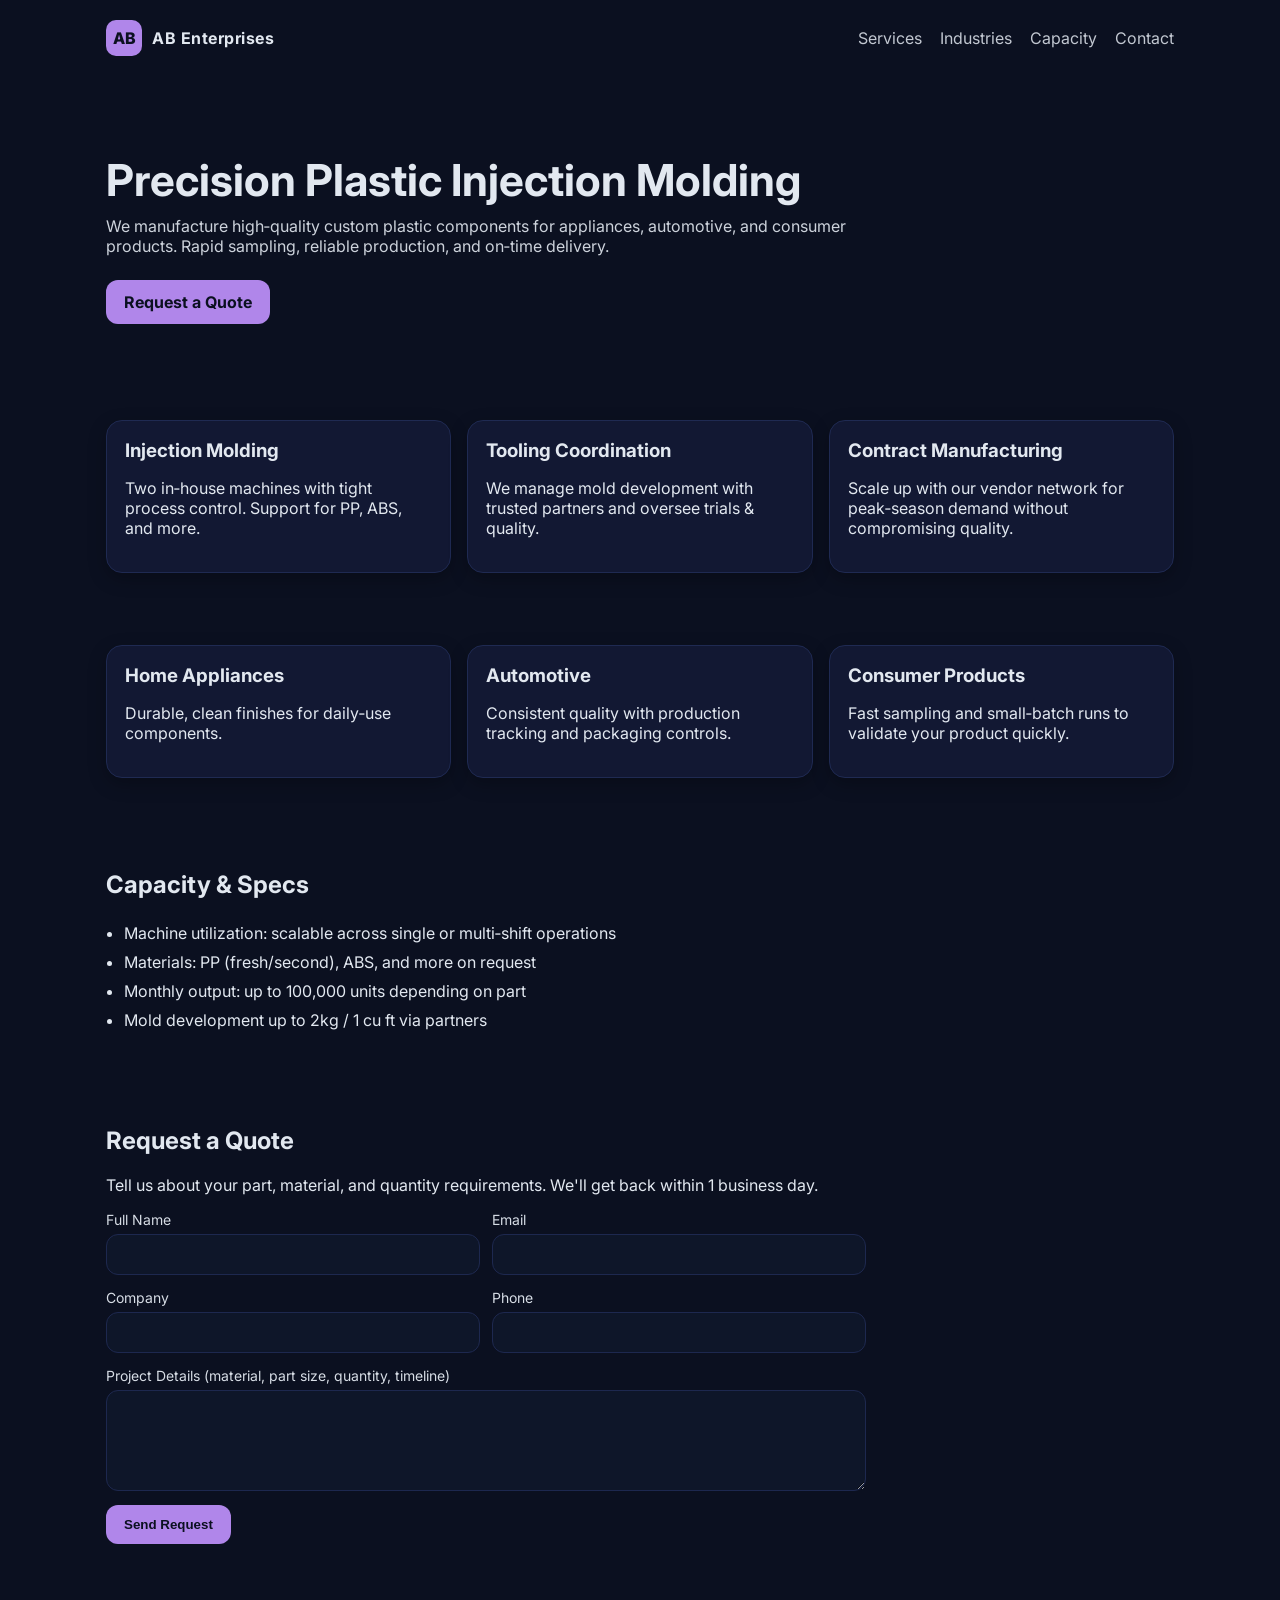
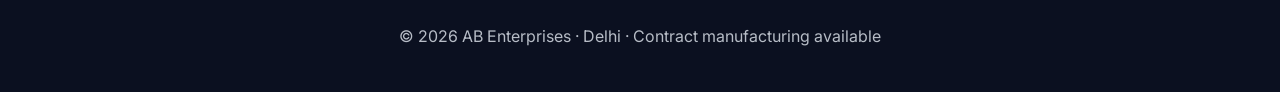
<file: index.html>
<!doctype html>
<html lang="en">

<head>
  <meta charset="utf-8">
  <meta name="viewport" content="width=device-width, initial-scale=1">
  <title>AB Enterprises — Plastic Injection Molding</title>
  <meta name="description"
    content="AB Enterprises offers precision plastic injection molding, tooling coordination, and contract manufacturing.">
  <link rel="preconnect" href="https://fonts.googleapis.com">
  <link rel="preconnect" href="https://fonts.gstatic.com" crossorigin>
  <link href="https://fonts.googleapis.com/css2?family=Inter:wght@300;400;600;700&display=swap" rel="stylesheet">
  <link rel="stylesheet" href="styles.css">
</head>

<body>
  <header class="container header">
    <div class="brand">
      <span class="logo">AB</span>
      <span class="name">AB Enterprises</span>
    </div>
    <nav>
      <a href="#services">Services</a>
      <a href="#industries">Industries</a>
      <a href="#capacity">Capacity</a>
      <a href="#contact">Contact</a>
    </nav>
  </header>

  <section class="hero container">
    <h1>Precision Plastic Injection Molding</h1>
    <p>We manufacture high‑quality custom plastic components for appliances, automotive, and consumer products. Rapid
      sampling, reliable production, and on‑time delivery.</p>
    <a class="cta" href="#contact">Request a Quote</a>
  </section>

  <section id="services" class="container section grid-3">
    <div class="card">
      <h3>Injection Molding</h3>
      <p>Two in‑house machines with tight process control. Support for PP, ABS, and more.</p>
    </div>
    <div class="card">
      <h3>Tooling Coordination</h3>
      <p>We manage mold development with trusted partners and oversee trials & quality.</p>
    </div>
    <div class="card">
      <h3>Contract Manufacturing</h3>
      <p>Scale up with our vendor network for peak‑season demand without compromising quality.</p>
    </div>
  </section>

  <section id="industries" class="container section grid-3">
    <div class="card">
      <h3>Home Appliances</h3>
      <p>Durable, clean finishes for daily‑use components.</p>
    </div>
    <div class="card">
      <h3>Automotive</h3>
      <p>Consistent quality with production tracking and packaging controls.</p>
    </div>
    <div class="card">
      <h3>Consumer Products</h3>
      <p>Fast sampling and small‑batch runs to validate your product quickly.</p>
    </div>
  </section>

  <section id="capacity" class="container section">
    <h2>Capacity & Specs</h2>
    <ul class="list">
      <li>Machine utilization: scalable across single or multi‑shift operations</li>
      <li>Materials: PP (fresh/second), ABS, and more on request</li>
      <li>Monthly output: up to 100,000 units depending on part</li>
      <li>Mold development up to 2kg / 1 cu ft via partners</li>
    </ul>
  </section>

  <section id="contact" class="container section">
    <h2>Request a Quote</h2>
    <p>Tell us about your part, material, and quantity requirements. We'll get back within 1 business day.</p>
    <!-- Netlify Forms: keep this form name consistent; action goes to thanks page -->
    <form name="contact" method="POST" action="/thanks" netlify-honeypot="bot-field" class="form" netlify>
      <div class="row">
        <label>Full Name
          <input type="text" name="name" required>
        </label>
        <label>Email
          <input type="email" name="email" required>
        </label>
      </div>
      <div class="row">
        <label>Company
          <input type="text" name="company">
        </label>
        <label>Phone
          <input type="tel" name="phone">
        </label>
      </div>
      <label>Project Details (material, part size, quantity, timeline)
        <textarea name="details" rows="5" required></textarea>
      </label>
      <button type="submit" class="cta">Send Request</button>
    </form>
  </section>

  <footer class="container footer">
    <p>© <span id="year"></span> AB Enterprises · Delhi · Contract manufacturing available</p>
  </footer>

  <script>
    document.getElementById('year').textContent = new Date().getFullYear();
  </script>
</body>

</html>
</file>
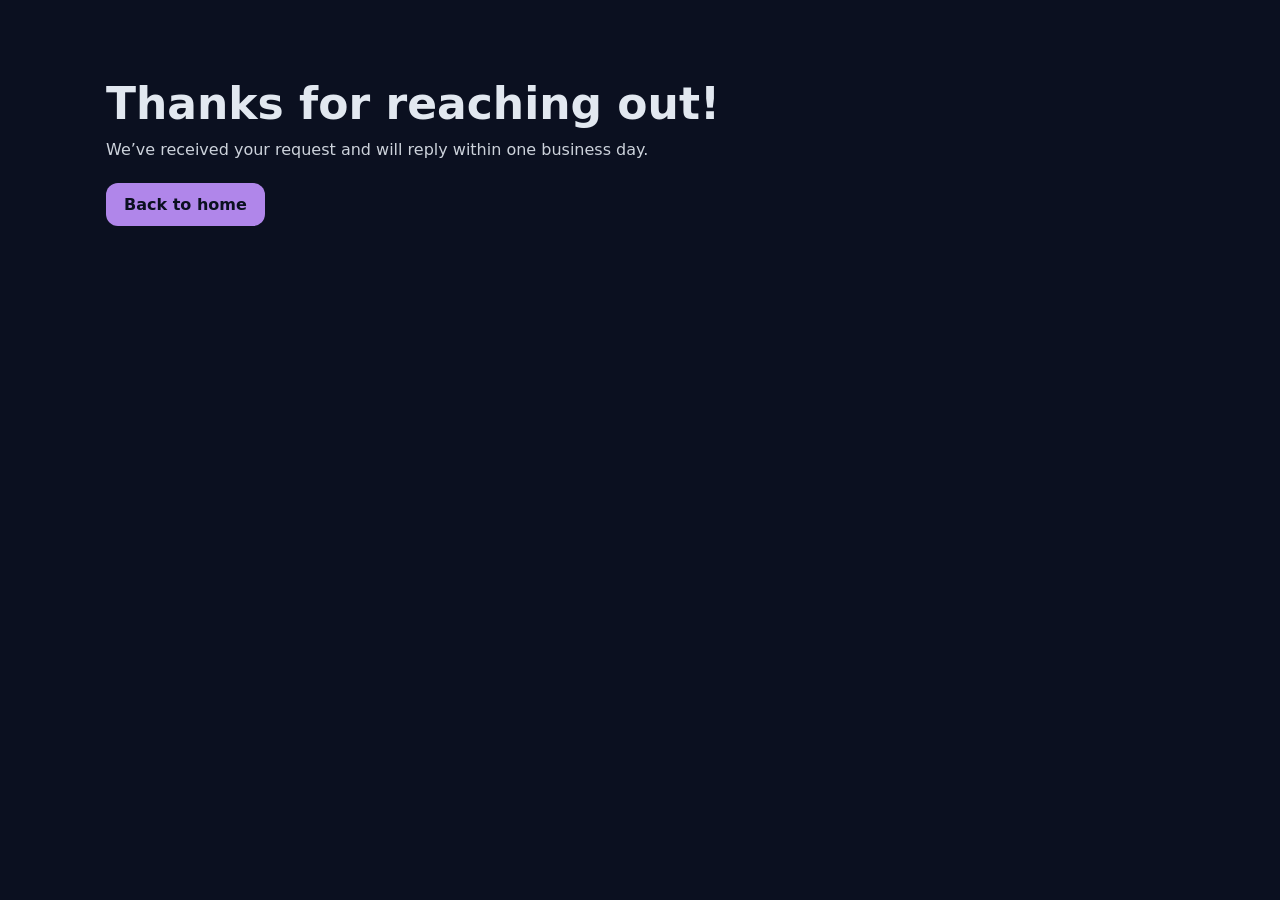
<file: thanks.html>
<!doctype html>
<html lang="en">

<head>
  <meta charset="utf-8">
  <meta name="viewport" content="width=device-width, initial-scale=1">
  <title>Thanks — AB Enterprises</title>
  <link rel="stylesheet" href="styles.css">
</head>

<body>
  <section class="container hero">
    <h1>Thanks for reaching out!</h1>
    <p>We’ve received your request and will reply within one business day.</p>
    <a class="cta" href="/">Back to home</a>
  </section>
</body>

</html>
</file>
<file: styles.css>
*{box-sizing:border-box}html{scroll-behavior:smooth}body{margin:0;font-family:Inter,system-ui,-apple-system,Segoe UI,Roboto,Arial,sans-serif;color:#0f172a;background:#0b1020;}a{color:inherit}header,section,footer{color:#e2e8f0}
.container{max-width:1100px;margin:0 auto;padding:16px;}
.header{display:flex;align-items:center;justify-content:space-between;padding:20px 16px}
.brand{display:flex;align-items:center;gap:10px;font-weight:700}
.logo{display:inline-grid;place-items:center;width:36px;height:36px;border-radius:10px;background: #b086ea;color:#0b1020;font-weight:800}
.name{letter-spacing:.5px}
nav{display:flex;gap:18px}
nav a{opacity:.85;text-decoration:none}
nav a:hover{opacity:1}
.hero{padding:80px 16px 60px}
.hero h1{font-size:44px;line-height:1.1;margin:0 0 12px}
.hero p{max-width:760px;opacity:.9;margin:0 0 24px}
.cta{display:inline-block;background: #b086ea;color:#0b1020;padding:12px 18px;border-radius:12px;text-decoration:none;font-weight:700;border:0;cursor:pointer}
.section{padding:36px 16px}
.grid-3{display:grid;grid-template-columns:repeat(auto-fit,minmax(240px,1fr));gap:16px}
.card{background:#121833;border:1px solid #1f2a52;border-radius:16px;padding:18px;box-shadow:0 6px 18px rgba(0,0,0,.25)}
.card h3{margin:0 0 8px}
.list{line-height:1.8;margin:0;padding-left:18px}
.form{display:grid;gap:14px;max-width:760px}
.form .row{display:grid;grid-template-columns:repeat(auto-fit,minmax(220px,1fr));gap:12px}
label{display:grid;gap:6px;font-size:14px;opacity:.95}
input,textarea{width:100%;padding:12px 14px;border:1px solid #1f2a52;border-radius:12px;background:#0f172a;color:#e2e8f0}
button.cta{width:max-content}
.hidden{display:none}
.footer{opacity:.8;text-align:center;padding:30px 16px}
</file>
